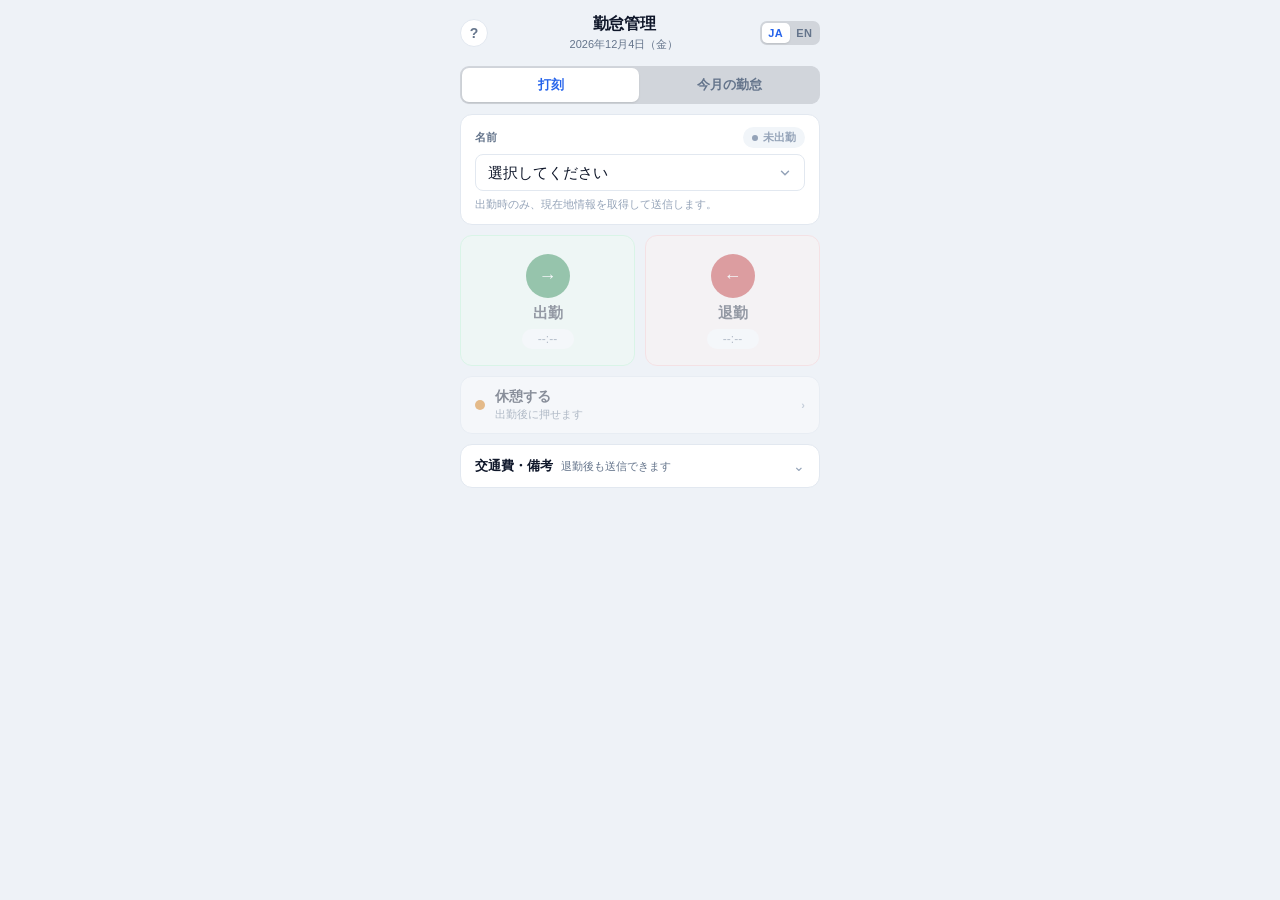
<file: index.html>
<!DOCTYPE html>
<html lang="ja">
<head>
  <meta charset="UTF-8" />
  <meta name="viewport" content="width=device-width, initial-scale=1.0, maximum-scale=1.0" />
  <title>勤怠管理 / Attendance</title>
  <link rel="stylesheet" href="styles.css" />
</head>
<body>
<div class="app">

  <!-- Header -->
  <div class="header">
    <button class="help-btn" onclick="openManual()" aria-label="操作マニュアル">?</button>
    <div class="hd-center">
      <div class="hd-title" data-i18n="title">勤怠管理</div>
      <div class="hd-date" id="hd-date"></div>
    </div>
    <div class="lang-row">
      <button class="lang-btn active" onclick="setLang('ja')">JA</button>
      <button class="lang-btn" onclick="setLang('en')">EN</button>
    </div>
  </div>

  <!-- Tabs -->
  <div class="tab-bar">
    <button class="tab-btn active" id="tab-btn-punch" onclick="switchTab('punch')">打刻</button>
    <button class="tab-btn" id="tab-btn-history" onclick="switchTab('history')">今月の勤怠</button>
  </div>

  <!-- ══════════ 打刻タブ ══════════ -->
  <div class="tab-panel active" id="tab-punch">

  <!-- Name card with inline status badge -->
  <div class="name-card">
    <div class="name-head">
      <div class="field-lbl" data-i18n="name">名前</div>
      <div class="status-badge s-none" id="state-badge">
        <div class="sb-dot"></div>
        <span id="state-badge-text">未出勤</span>
      </div>
    </div>
    <select class="name-sel" id="sel-name" onchange="onNameChange()">
      <option value="">選択してください</option>
    </select>
    <div class="loc-note" data-i18n="locationNotice">出勤時のみ、現在地情報を取得して送信します。</div>
  </div>

  <!-- Main punch buttons (出勤 / 退勤) -->
  <div class="main-btns">
    <button class="main-btn btn-ci" id="btn-ci" disabled onclick="confirmCheckin()">
      <div class="btn-indicator" id="ind-ci">→</div>
      <div class="btn-label" data-i18n="checkin">出勤</div>
      <div class="btn-time" id="time-ci">--:--</div>
      <div class="done-badge">✓</div>
    </button>
    <button class="main-btn btn-co" id="btn-co" disabled onclick="confirmCheckout()">
      <div class="btn-indicator" id="ind-co">←</div>
      <div class="btn-label" data-i18n="checkout">退勤</div>
      <div class="btn-time" id="time-co">--:--</div>
      <div class="done-badge">✓</div>
    </button>
  </div>

  <!-- Break button (休憩する → 休憩を終わる → 休憩済み。punch-ui.js が状態を切り替える) -->
  <button class="brk-btn" id="btn-brk" disabled onclick="punchBreakTap()">
    <div class="brk-dot"></div>
    <div class="brk-main">
      <div class="brk-t" id="brk-t">休憩する</div>
      <div class="brk-s" id="brk-s">出勤後に押せます</div>
    </div>
    <div class="brk-go" id="brk-go">&rsaquo;</div>
  </button>

  <!-- Commute accordion -->
  <div class="commute-card" id="commute-card">
    <div class="acc-head" onclick="toggleAcc()">
      <div class="acc-left">
        <div class="section-title" data-i18n="commuteTitle">交通費・備考</div>
        <span class="fare-pill" id="fare-pill" hidden></span>
        <div class="section-sub" data-i18n="commuteSubtitle">退勤後も送信できます</div>
      </div>
      <div class="acc-chevron">&#8964;</div>
    </div>
    <div class="acc-body">
      <!-- 未入力の日（fare-missing.js が描画。暗証番号が未入力の端末では案内だけ出す） -->
      <div class="miss-box" id="miss-box" hidden></div>
      <div class="fare-date-row">
        <div class="fare-lbl" data-i18n="fareDate">対象日</div>
        <input class="fare-date-input" id="fare-date" type="date" />
      </div>
      <div class="fare-row">
        <div class="fare-field">
          <div class="fare-lbl" data-i18n="fareGo">行き (円)</div>
          <input class="fare-input" id="fare-go" type="number" inputmode="numeric" min="0" placeholder="800" oninput="updateButtonStates()" />
        </div>
        <div class="fare-field">
          <div class="fare-lbl" data-i18n="fareReturn">帰り (円)</div>
          <input class="fare-input" id="fare-return" type="number" inputmode="numeric" min="0" placeholder="950" oninput="updateButtonStates()" />
        </div>
      </div>
      <div class="attach-row">
        <div class="attach-btn">
          <span data-i18n="fareAttach">添付する</span>
          <input type="file" id="file-inp" accept="image/*" multiple />
        </div>
        <div class="attach-count" id="attach-count">画像は3枚まで・送信時に自動圧縮</div>
      </div>
      <div class="file-thumbs" id="file-thumbs"></div>
      <textarea class="memo-area" id="memo" placeholder="伝えたいことがあれば入力" oninput="updateButtonStates()"></textarea>
      <div class="checkout-note" data-i18n="checkoutNote">交通費がない場合は、行き・帰りに0を入力してください。</div>
      <button class="supp-btn" id="supp-btn" disabled onclick="sendSupplementalInfo()">
        <span data-i18n="supplementalSend">交通費・メモだけ送信</span>
      </button>
    </div>
  </div>

  </div><!-- /tab-punch -->

  <!-- ══════════ 今月の勤怠タブ ══════════ -->
  <div class="tab-panel" id="tab-history">

    <!-- 名前未選択 -->
    <div class="hist-msg" id="hist-noname">
      <div class="hist-msg-ico">&#128100;</div>
      <div class="hist-msg-ttl">名前を選択してください</div>
      <div class="hist-msg-txt">「打刻」タブでご自身の名前を選ぶと、今月の勤怠を表示できます。</div>
    </div>

    <!-- 暗証番号入力 -->
    <div class="hist-gate" id="hist-gate">
      <div class="hist-msg-ico">&#128274;</div>
      <div class="hist-msg-ttl">今月の勤怠を表示します</div>
      <div class="hist-msg-txt">ご自身の暗証番号を入力してください。</div>
      <div class="gate-name" id="gate-name">—</div>
      <input class="pin-inp" id="pin-inp" type="tel" inputmode="numeric" maxlength="6" placeholder="••••" autocomplete="off" />
      <div class="gate-err" id="gate-err"></div>
      <button class="gate-btn" id="gate-btn" disabled>確認する</button>
      <div class="gate-note">暗証番号が分からない場合は管理者にお問い合わせください。</div>
    </div>

    <!-- 読み込み中 -->
    <div class="hist-loading" id="hist-loading">読み込み中...</div>

    <!-- 本体 -->
    <div id="hist-main">
      <div class="hist-head">
        <div>
          <div class="hist-month" id="hist-month">—</div>
          <div class="hist-name" id="hist-name">—</div>
        </div>
        <button class="lock-btn" id="lock-btn">ログアウト</button>
      </div>

      <div class="sum-grid">
        <div class="sum-card">
          <div class="sum-lbl">出勤日数</div>
          <div class="sum-val" id="s-days">0<span class="unit">日</span></div>
          <div class="sum-sub">今月の稼働</div>
        </div>
        <div class="sum-card">
          <div class="sum-lbl">勤務時間</div>
          <div class="sum-val" id="s-hours">0<span class="unit">h</span></div>
          <div class="sum-sub">休憩を除く</div>
        </div>
        <div class="sum-card">
          <div class="sum-lbl">残業</div>
          <div class="sum-val" id="s-ot">0<span class="unit">h</span></div>
          <div class="sum-sub">8時間超の分</div>
        </div>
        <div class="sum-card">
          <div class="sum-lbl">深夜</div>
          <div class="sum-val" id="s-nt">0<span class="unit">h</span></div>
          <div class="sum-sub">22時〜5時</div>
        </div>
      </div>

      <div class="hist-alert" id="fare-alert">
        <div class="alert-ico">!</div>
        <div>
          <div class="alert-ttl">交通費が未入力の日があります</div>
          <div class="alert-txt" id="fare-alert-txt"></div>
        </div>
      </div>

      <div class="list-card">
        <div class="list-head">
          <div class="list-ttl">日別の記録</div>
          <div class="list-cnt" id="list-cnt">0件</div>
        </div>
        <div id="day-list"></div>
      </div>

      <div class="hist-note">
        記録はスプレッドシートの内容を表示しています。内容に誤りがある場合は管理者にご連絡ください。
      </div>
    </div>

  </div><!-- /tab-history -->

</div><!-- /app -->

<!-- 出勤確認モーダル -->
<div class="modal-ov" id="modal-ci">
  <div class="modal">
    <div class="modal-ttl">出勤の確認</div>
    <div class="modal-body">あなたは</div>
    <div class="modal-name" id="ci-modal-name"></div>
    <div class="modal-body">で間違いないですか？</div>
    <div style="height:8px;"></div>
    <div class="modal-btns">
      <button class="modal-cancel" onclick="closeCheckinModal()">戻る</button>
      <button class="modal-confirm green" onclick="doCheckin()">出勤する</button>
    </div>
  </div>
</div>

<!-- 退勤確認モーダル（中身は punch-ui.js が交通費の入力状況に合わせて組み立てる） -->
<div class="modal-ov" id="modal">
  <div class="modal">
    <div class="modal-ttl" data-i18n="modalTitle">退勤しますか？</div>
    <div class="modal-time" id="modal-time"></div>
    <div class="modal-sum" id="modal-sum"></div>
    <div class="co-warn" id="co-warn" hidden>
      <div class="co-warn-t" id="co-warn-t"></div>
      <div class="co-warn-s" id="co-warn-s"></div>
    </div>
    <div class="co-btns" id="co-btns"></div>
  </div>
</div>

<!-- 送信中オーバーレイ -->
<div class="sending-overlay" id="sending-overlay">
  <div class="sending-box" data-i18n="sending">送信中...</div>
</div>

<div class="toast" id="toast"></div>

<!-- マニュアルモーダル -->
<div class="modal-ov manual-ov" id="modal-manual" onclick="closeManual(event)">
  <div class="manual-modal">
    <div class="manual-header">
      <div class="manual-title">操作マニュアル</div>
      <button class="manual-close" onclick="closeManual()">✕</button>
    </div>
    <iframe class="manual-frame" src="manual.html" title="操作マニュアル"></iframe>
  </div>
</div>

<script src="script.js"></script>
<script src="names-gas.js"></script>
<script src="manual.js"></script>
<script src="fare-date.js"></script>
<script src="history.js"></script>
<script src="fare-missing.js"></script>
<script src="punch-ui.js"></script>
</body>
</html>
</file>
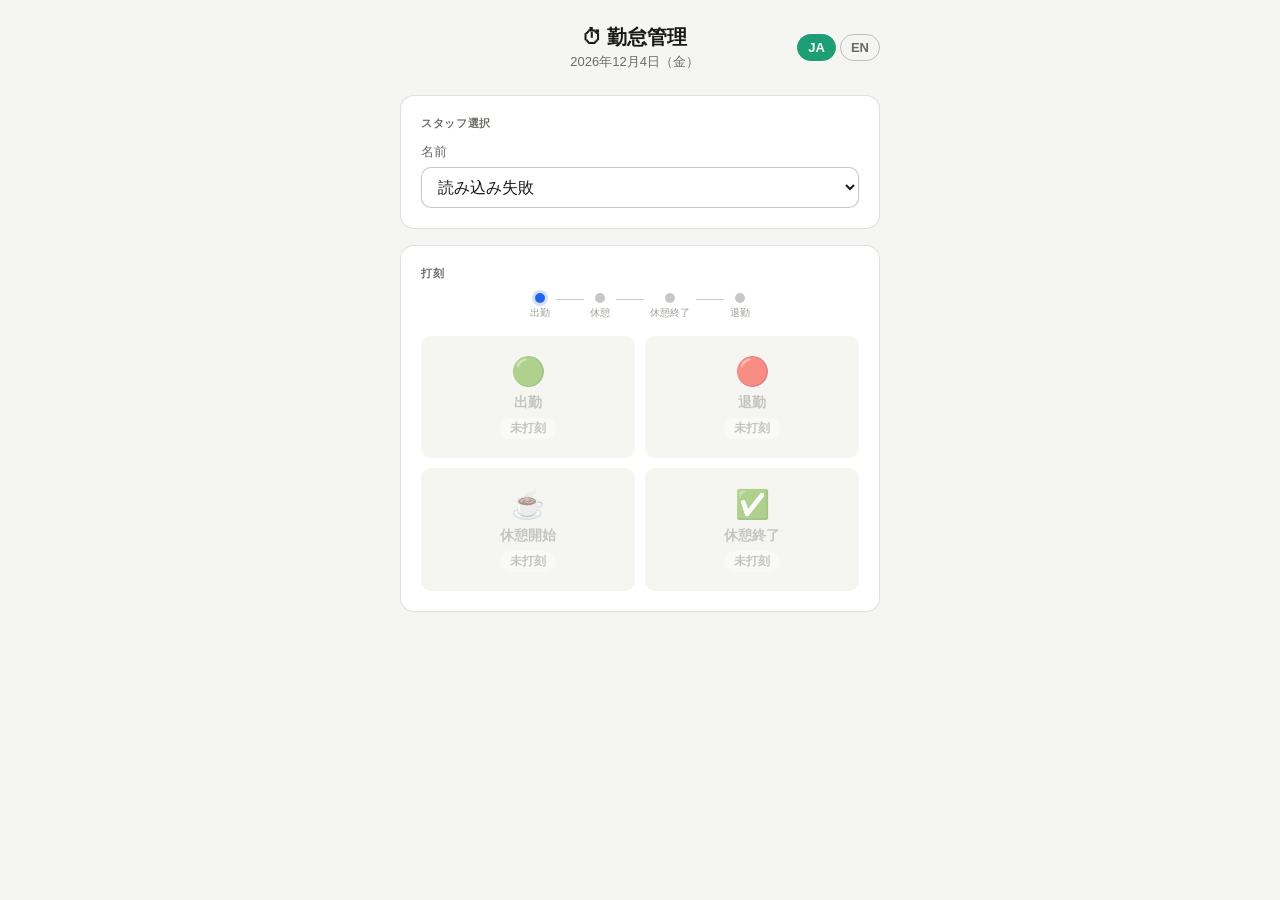
<file: attendance-fixed.html>
<!DOCTYPE html>
<html lang="ja">
<head>
  <meta charset="UTF-8" />
  <meta name="viewport" content="width=device-width, initial-scale=1.0" />
  <title>勤怠管理 / Attendance</title>
  <style>
    *, *::before, *::after { box-sizing: border-box; margin: 0; padding: 0; }
    :root {
      --bg: #f5f5f3; --surface: #ffffff; --surface2: #f0efea;
      --border: rgba(0,0,0,0.12); --border2: rgba(0,0,0,0.22);
      --text: #1a1a18; --text2: #6b6b66; --text3: #9e9e98;
      --green: #1D9E75; --green-light: #E1F5EE;
      --blue: #2563EB; --blue-light: #EFF6FF;
      --orange: #EA580C; --orange-light: #FFF7ED;
      --red: #DC2626; --red-light: #FEF2F2;
      --purple: #7C3AED; --purple-light: #F5F3FF;
      --gray: #9e9e98; --gray-light: #f0efea;
      --radius: 14px; --radius-sm: 10px;
    }
    @media (prefers-color-scheme: dark) {
      :root {
        --bg: #1c1c1a; --surface: #262624; --surface2: #2e2e2b;
        --border: rgba(255,255,255,0.1); --border2: rgba(255,255,255,0.2);
        --text: #f0efea; --text2: #a0a09a; --text3: #666662;
        --green-light: #0a3328; --blue-light: #1e3a5f;
        --orange-light: #3d1f0a; --red-light: #3d0a0a; --purple-light: #2d1f5e;
        --gray-light: #2e2e2b;
      }
    }
    body {
      font-family: -apple-system, BlinkMacSystemFont, 'Hiragino Sans', 'Noto Sans JP', sans-serif;
      background: var(--bg); color: var(--text);
      min-height: 100vh; padding: 1rem;
    }
    .container { max-width: 480px; margin: 0 auto; }

    /* ヘッダー */
    .header { display: flex; align-items: center; justify-content: space-between; margin-bottom: 1.5rem; padding-top: 0.5rem; }
    .header-center { text-align: center; flex: 1; }
    .header h1 { font-size: 20px; font-weight: 700; margin-bottom: 2px; }
    .header .date { font-size: 13px; color: var(--text2); }

    /* 言語切り替え */
    .lang-toggle { display: flex; gap: 4px; }
    .lang-btn { padding: 5px 10px; border-radius: 20px; border: 0.5px solid var(--border2); background: transparent; color: var(--text2); font-size: 13px; font-weight: 600; cursor: pointer; font-family: inherit; transition: all 0.15s; }
    .lang-btn.active { background: var(--green); color: white; border-color: var(--green); }

    /* カード */
    .card { background: var(--surface); border: 0.5px solid var(--border); border-radius: var(--radius); padding: 1.25rem; margin-bottom: 1rem; }
    .card-title { font-size: 11px; font-weight: 600; color: var(--text2); letter-spacing: 0.06em; text-transform: uppercase; margin-bottom: 12px; }

    /* セレクト */
    .form-group { display: flex; flex-direction: column; gap: 6px; }
    label { font-size: 13px; color: var(--text2); font-weight: 500; }
    select {
      font-size: 16px; font-family: inherit;
      padding: 10px 12px;
      border: 0.5px solid var(--border2);
      border-radius: var(--radius-sm);
      background: var(--surface); color: var(--text);
      width: 100%; outline: none; transition: border-color 0.15s;
    }
    select:focus { border-color: var(--green); box-shadow: 0 0 0 3px rgba(29,158,117,0.15); }

    /* ステップ表示 */
    .step-bar { display: flex; align-items: center; justify-content: center; gap: 6px; margin-bottom: 16px; }
    .step { display: flex; flex-direction: column; align-items: center; gap: 3px; }
    .step-dot { width: 10px; height: 10px; border-radius: 50%; background: var(--border2); transition: background 0.3s; }
    .step-dot.done { background: var(--green); }
    .step-dot.active { background: var(--blue); box-shadow: 0 0 0 3px rgba(37,99,235,0.2); }
    .step-label { font-size: 10px; color: var(--text3); }
    .step-line { width: 28px; height: 1px; background: var(--border2); margin-bottom: 14px; }
    .step-line.done { background: var(--green); }

    /* ボタングリッド */
    .btn-grid { display: grid; grid-template-columns: 1fr 1fr; gap: 10px; }
    .btn-action {
      display: flex; flex-direction: column; align-items: center; justify-content: center;
      gap: 6px; padding: 1.2rem 1rem;
      border: none; border-radius: var(--radius-sm);
      font-family: inherit; font-size: 14px; font-weight: 700;
      cursor: pointer; transition: transform 0.1s, opacity 0.2s, filter 0.2s;
      position: relative;
    }
    .btn-action:active:not(:disabled) { transform: scale(0.96); }
    .btn-action .icon { font-size: 28px; transition: opacity 0.2s; }
    .btn-action .time-badge { font-size: 12px; font-weight: 600; padding: 2px 10px; border-radius: 20px; background: rgba(255,255,255,0.4); }

    /* 各ボタンの色 */
    .btn-checkin  { background: var(--blue-light);   color: var(--blue); }
    .btn-checkout { background: var(--red-light);    color: var(--red); }
    .btn-break    { background: var(--orange-light); color: var(--orange); }
    .btn-breakend { background: var(--purple-light); color: var(--purple); }

    /* 無効状態 */
    .btn-action:disabled {
      background: var(--gray-light) !important;
      color: var(--text3) !important;
      cursor: not-allowed;
      opacity: 0.6;
    }
    .btn-action.done-state {
      opacity: 0.55;
      cursor: default;
    }

    /* 打刻状況 */
    .status-bar { background: var(--surface2); border-radius: var(--radius-sm); padding: 14px 16px; margin-bottom: 1rem; display: none; }
    .status-bar.show { display: block; }
    .status-title { font-size: 11px; color: var(--text2); margin-bottom: 10px; font-weight: 600; letter-spacing: 0.04em; text-transform: uppercase; }
    .status-grid { display: grid; grid-template-columns: 1fr 1fr; gap: 10px; }
    .status-item span { color: var(--text2); font-size: 11px; display: block; margin-bottom: 2px; }
    .status-item strong { font-size: 15px; }

    /* 送信中オーバーレイ */
    .sending-overlay { display: none; position: fixed; inset: 0; background: rgba(0,0,0,0.35); z-index: 100; align-items: center; justify-content: center; }
    .sending-overlay.show { display: flex; }
    .sending-box { background: var(--surface); border-radius: var(--radius); padding: 2rem 2.5rem; text-align: center; font-size: 15px; font-weight: 600; }

    /* 確認モーダル */
    .modal-overlay { display: none; position: fixed; inset: 0; background: rgba(0,0,0,0.4); z-index: 200; align-items: flex-end; justify-content: center; padding: 1rem; }
    .modal-overlay.show { display: flex; }
    .modal { background: var(--surface); border-radius: var(--radius); padding: 1.5rem; width: 100%; max-width: 420px; }
    .modal-icon { font-size: 40px; text-align: center; margin-bottom: 12px; }
    .modal-title { font-size: 18px; font-weight: 700; text-align: center; margin-bottom: 8px; }
    .modal-body { font-size: 14px; color: var(--text2); text-align: center; margin-bottom: 20px; line-height: 1.6; }
    .modal-time { font-size: 28px; font-weight: 700; text-align: center; color: var(--red); margin-bottom: 20px; }
    .modal-btns { display: grid; grid-template-columns: 1fr 1fr; gap: 10px; }
    .modal-cancel { padding: 12px; border: 0.5px solid var(--border2); border-radius: var(--radius-sm); background: transparent; color: var(--text2); font-size: 15px; font-weight: 600; cursor: pointer; font-family: inherit; }
    .modal-confirm { padding: 12px; border: none; border-radius: var(--radius-sm); background: var(--red); color: white; font-size: 15px; font-weight: 700; cursor: pointer; font-family: inherit; }

    /* トースト */
    .toast { position: fixed; bottom: 24px; left: 50%; transform: translateX(-50%); padding: 11px 22px; border-radius: var(--radius-sm); font-size: 14px; font-weight: 600; opacity: 0; transition: opacity 0.3s; pointer-events: none; z-index: 999; white-space: nowrap; }
    .toast.ok { background: var(--green); color: white; }
    .toast.ng { background: #e24b4a; color: white; }
    .toast.show { opacity: 1; }
  </style>
</head>
<body>
<div class="container">

  <div class="header">
    <div style="width:72px"></div>
    <div class="header-center">
      <h1>⏱ <span data-i18n="title">勤怠管理</span></h1>
      <div class="date" id="today-date"></div>
    </div>
    <div class="lang-toggle">
      <button class="lang-btn active" onclick="setLang('ja')">JA</button>
      <button class="lang-btn" onclick="setLang('en')">EN</button>
    </div>
  </div>

  <div class="card">
    <div class="card-title" data-i18n="selectStaff">スタッフ選択</div>
    <div class="form-group">
      <label data-i18n="name">名前</label>
      <select id="sel-name" onchange="onNameChange()">
        <option value="" data-i18n-opt="loading">読み込み中...</option>
      </select>
    </div>
  </div>

  <div class="card">
    <div class="card-title" data-i18n="attendance">打刻</div>

    <!-- ステップバー -->
    <div class="step-bar">
      <div class="step">
        <div class="step-dot" id="step-checkin"></div>
        <div class="step-label" data-i18n="stepIn">出勤</div>
      </div>
      <div class="step-line" id="line-break"></div>
      <div class="step">
        <div class="step-dot" id="step-break"></div>
        <div class="step-label" data-i18n="stepBreak">休憩</div>
      </div>
      <div class="step-line" id="line-breakend"></div>
      <div class="step">
        <div class="step-dot" id="step-breakend"></div>
        <div class="step-label" data-i18n="stepBreakEnd">休憩終了</div>
      </div>
      <div class="step-line" id="line-checkout"></div>
      <div class="step">
        <div class="step-dot" id="step-checkout"></div>
        <div class="step-label" data-i18n="stepOut">退勤</div>
      </div>
    </div>

    <div class="btn-grid">
      <button class="btn-action btn-checkin" onclick="record('出勤')" id="btn-checkin" disabled>
        <span class="icon">🟢</span>
        <span data-i18n="checkin">出勤</span>
        <span class="time-badge" id="time-checkin" data-i18n-default="未打刻">未打刻</span>
      </button>
      <button class="btn-action btn-checkout" onclick="confirmCheckout()" id="btn-checkout" disabled>
        <span class="icon">🔴</span>
        <span data-i18n="checkout">退勤</span>
        <span class="time-badge" id="time-checkout" data-i18n-default="未打刻">未打刻</span>
      </button>
      <button class="btn-action btn-break" onclick="record('休憩開始')" id="btn-break" disabled>
        <span class="icon">☕</span>
        <span data-i18n="breakStart">休憩開始</span>
        <span class="time-badge" id="time-break" data-i18n-default="未打刻">未打刻</span>
      </button>
      <button class="btn-action btn-breakend" onclick="record('休憩終了')" id="btn-breakend" disabled>
        <span class="icon">✅</span>
        <span data-i18n="breakEnd">休憩終了</span>
        <span class="time-badge" id="time-breakend" data-i18n-default="未打刻">未打刻</span>
      </button>
    </div>
  </div>

  <div class="status-bar" id="status-bar">
    <div class="status-title" data-i18n="todayStatus">本日の打刻状況</div>
    <div class="status-grid">
      <div class="status-item"><span data-i18n="checkin">出勤</span><strong id="s-checkin">—</strong></div>
      <div class="status-item"><span data-i18n="checkout">退勤</span><strong id="s-checkout">—</strong></div>
      <div class="status-item"><span data-i18n="breakStart">休憩開始</span><strong id="s-break">—</strong></div>
      <div class="status-item"><span data-i18n="breakEnd">休憩終了</span><strong id="s-breakend">—</strong></div>
    </div>
  </div>

</div>

<!-- 退勤確認モーダル -->
<div class="modal-overlay" id="modal">
  <div class="modal">
    <div class="modal-icon">🔴</div>
    <div class="modal-title" data-i18n="modalTitle">退勤しますか？</div>
    <div class="modal-body" data-i18n="modalBody">退勤を記録するとリセットされます。よろしいですか？</div>
    <div class="modal-time" id="modal-time"></div>
    <div class="modal-btns">
      <button class="modal-cancel" onclick="closeModal()" data-i18n="cancel">キャンセル</button>
      <button class="modal-confirm" onclick="doCheckout()" data-i18n="confirm">退勤する</button>
    </div>
  </div>
</div>

<div class="sending-overlay" id="sending-overlay">
  <div class="sending-box">📡 <span data-i18n="sending">送信中...</span></div>
</div>
<div class="toast" id="toast"></div>

<script>
// スプレッドシートの編集URLではなく、GASを「ウェブアプリ」としてデプロイした /exec URLを入れてください。
const GAS_URL = 'https://script.google.com/macros/s/ここにGASのデプロイID/exec';
const STORAGE_KEY = 'kintai_v2';
const DEFAULT_NAME_KEY = 'kintai_default_name_v1';

// 翻訳
const i18n = {
  ja: {
    title: '勤怠管理', selectStaff: 'スタッフ選択', name: '名前',
    attendance: '打刻', todayStatus: '本日の打刻状況',
    checkin: '出勤', checkout: '退勤', breakStart: '休憩開始', breakEnd: '休憩終了',
    stepIn: '出勤', stepBreak: '休憩', stepBreakEnd: '休憩終了', stepOut: '退勤',
    notYet: '未打刻', loading: '読み込み中...', selectName: '選択してください',
    modalTitle: '退勤しますか？',
    modalBody: '退勤を記録するとデータがリセットされます。\nよろしいですか？',
    cancel: 'キャンセル', confirm: '退勤する', sending: '送信中...',
    toastCheckin: '出勤しました', toastBreak: '休憩開始しました',
    toastBreakEnd: '休憩終了しました', toastCheckout: '退勤しました！お疲れ様でした 🎉',
    toastFail: '送信失敗。もう一度押してください', toastNoName: '先に名前を選択してください',
    loadFail: '読み込み失敗'
  },
  en: {
    title: 'Attendance', selectStaff: 'Select Staff', name: 'Name',
    attendance: 'Clock In/Out', todayStatus: "Today's Record",
    checkin: 'Clock In', checkout: 'Clock Out', breakStart: 'Break Start', breakEnd: 'Break End',
    stepIn: 'In', stepBreak: 'Break', stepBreakEnd: 'Back', stepOut: 'Out',
    notYet: 'Not yet', loading: 'Loading...', selectName: 'Select name',
    modalTitle: 'Clock Out?',
    modalBody: 'This will record your clock-out time and reset the form.',
    cancel: 'Cancel', confirm: 'Clock Out', sending: 'Sending...',
    toastCheckin: 'Clocked in!', toastBreak: 'Break started!',
    toastBreakEnd: 'Break ended!', toastCheckout: 'Clocked out! Good work today 🎉',
    toastFail: 'Failed. Please try again.', toastNoName: 'Please select your name first.',
    loadFail: 'Load failed'
  }
};

let lang = localStorage.getItem('lang') || 'ja';
let times = { '出勤': null, '退勤': null, '休憩開始': null, '休憩終了': null };
let savedName = localStorage.getItem(DEFAULT_NAME_KEY) || '';

// 日付
const now = new Date();
const dateStr = now.getFullYear() + '-' + String(now.getMonth()+1).padStart(2,'0') + '-' + String(now.getDate()).padStart(2,'0');
const weeks = { ja: ['日','月','火','水','木','金','土'], en: ['Sun','Mon','Tue','Wed','Thu','Fri','Sat'] };

function updateDateLabel() {
  if (lang === 'ja') {
    document.getElementById('today-date').textContent =
      now.getFullYear() + '年' + (now.getMonth()+1) + '月' + now.getDate() + '日（' + weeks.ja[now.getDay()] + '）';
  } else {
    const months = ['Jan','Feb','Mar','Apr','May','Jun','Jul','Aug','Sep','Oct','Nov','Dec'];
    document.getElementById('today-date').textContent =
      weeks.en[now.getDay()] + ', ' + months[now.getMonth()] + ' ' + now.getDate() + ', ' + now.getFullYear();
  }
}

function setLang(l) {
  lang = l;
  localStorage.setItem('lang', l);
  document.querySelectorAll('.lang-btn').forEach(b => b.classList.toggle('active', b.textContent === l.toUpperCase()));
  applyTranslations();
  updateDateLabel();
}

function applyTranslations() {
  const t = i18n[lang];
  document.querySelectorAll('[data-i18n]').forEach(el => {
    const key = el.dataset.i18n;
    if (t[key]) el.textContent = t[key];
  });
  // 未打刻の表示
  ['time-checkin','time-checkout','time-break','time-breakend'].forEach(id => {
    const el = document.getElementById(id);
    if (el && !el.dataset.recorded) el.textContent = t.notYet;
  });
  // セレクトのプレースホルダー
  const sel = document.getElementById('sel-name');
  if (sel && sel.options[0] && !sel.options[0].value) {
    sel.options[0].textContent = t.selectName;
  }
}

// ローカルストレージから復元
function loadFromStorage() {
  try {
    const raw = localStorage.getItem(STORAGE_KEY);
    if (!raw) return;
    const saved = JSON.parse(raw);
    if (saved.date !== dateStr) { localStorage.removeItem(STORAGE_KEY); return; }
    times = saved.times;
    savedName = saved.name || savedName;
    updateButtonStates();
    updateStatusUI();
  } catch(e) {}
}

function saveToStorage() {
  const name = document.getElementById('sel-name').value;
  if (name) {
    savedName = name;
    localStorage.setItem(DEFAULT_NAME_KEY, name);
  }
  localStorage.setItem(STORAGE_KEY, JSON.stringify({ date: dateStr, name, times }));
}

function clearStorage() { localStorage.removeItem(STORAGE_KEY); }

// ボタンの有効・無効を状態で制御
function updateButtonStates() {
  const hasName = !!document.getElementById('sel-name').value;
  const checkedIn  = !!times['出勤'];
  const breakStarted = !!times['休憩開始'];
  const breakEnded = !!times['休憩終了'];
  const checkedOut = !!times['退勤'];

  const btnCheckin  = document.getElementById('btn-checkin');
  const btnCheckout = document.getElementById('btn-checkout');
  const btnBreak    = document.getElementById('btn-break');
  const btnBreakend = document.getElementById('btn-breakend');
  [btnCheckin, btnCheckout, btnBreak, btnBreakend].forEach(btn => btn.classList.remove('done-state'));

  // 出勤：名前選択済み かつ 未出勤
  btnCheckin.disabled  = !hasName || checkedIn;
  // 退勤：出勤済みであればOK（休憩なしでも押せる）
  btnCheckout.disabled = !checkedIn || checkedOut;
  // 休憩開始：出勤済み かつ 未休憩開始
  btnBreak.disabled    = !checkedIn || breakStarted;
  // 休憩終了：休憩開始済み かつ 未休憩終了 かつ 未退勤
  btnBreakend.disabled = !breakStarted || breakEnded || checkedOut;

  // done-stateで視覚的に完了表示
  if (checkedIn)    { btnCheckin.classList.add('done-state');  btnCheckin.disabled = true; }
  if (checkedOut)   { btnCheckout.classList.add('done-state'); btnCheckout.disabled = true; }
  if (breakStarted) { btnBreak.classList.add('done-state');    btnBreak.disabled = true; }
  if (breakEnded)   { btnBreakend.classList.add('done-state'); btnBreakend.disabled = true; }

  // ステップドット更新
  updateSteps(checkedIn, breakStarted, breakEnded, checkedOut);
}

function updateSteps(checkedIn, breakStarted, breakEnded, checkedOut) {
  const set = (id, state) => {
    const el = document.getElementById(id);
    el.classList.remove('done','active');
    if (state === 'done') el.classList.add('done');
    if (state === 'active') el.classList.add('active');
  };
  const setLine = (id, done) => { document.getElementById(id).classList.toggle('done', done); };

  set('step-checkin',  checkedIn ? 'done' : 'active');
  set('step-break',    breakStarted ? 'done' : (checkedIn ? 'active' : ''));
  set('step-breakend', breakEnded ? 'done' : (breakStarted ? 'active' : ''));
  set('step-checkout', checkedOut ? 'done' : (checkedIn ? 'active' : ''));
  setLine('line-break',    checkedIn);
  setLine('line-breakend', breakStarted);
  setLine('line-checkout', checkedIn);
}

function updateStatusUI() {
  const t = i18n[lang];
  const map = { '出勤': ['time-checkin','s-checkin'], '退勤': ['time-checkout','s-checkout'], '休憩開始': ['time-break','s-break'], '休憩終了': ['time-breakend','s-breakend'] };
  let hasAny = false;
  Object.entries(map).forEach(([type, [timeId, statusId]]) => {
    const val = times[type];
    const timeEl = document.getElementById(timeId);
    if (val) {
      timeEl.textContent = val;
      timeEl.dataset.recorded = '1';
      document.getElementById(statusId).textContent = val;
      hasAny = true;
    } else {
      timeEl.textContent = t.notYet;
      delete timeEl.dataset.recorded;
      document.getElementById(statusId).textContent = '—';
    }
  });
  document.getElementById('status-bar').classList.toggle('show', hasAny);
}

function onNameChange() {
  const name = document.getElementById('sel-name').value;
  if (name) {
    savedName = name;
    localStorage.setItem(DEFAULT_NAME_KEY, name);
  }
  updateButtonStates();
  saveToStorage();
}

function getNow() {
  const d = new Date();
  return String(d.getHours()).padStart(2,'0') + ':' + String(d.getMinutes()).padStart(2,'0');
}

// 出勤の時だけ即座に送る。休憩はスマホ保存のみ。
async function record(type) {
  const t = getNow();
  times[type] = t;
  saveToStorage();
  updateButtonStates();
  updateStatusUI();

  // 「出勤」の時だけGASに送る（これでスプシに1行目が作られる）
  if (type === '出勤') {
    await sendToGAS();
    showToast(i18n[lang].toastCheckin + ' ' + t, 'ok');
  } else {
    // 休憩開始・終了はトーストのみ
    const toastKey = type === '休憩開始' ? 'toastBreak' : 'toastBreakEnd';
    showToast(i18n[lang][toastKey] + ' ' + t, 'ok');
  }
}

function confirmCheckout() {
  document.getElementById('modal-time').textContent = getNow();
  document.getElementById('modal').classList.add('show');
}

function closeModal() { document.getElementById('modal').classList.remove('show'); }

async function doCheckout() {
  closeModal();
  const t = getNow();
  times['退勤'] = t;
  document.getElementById('sending-overlay').classList.add('show');

  try {
    await sendToGAS();
    document.getElementById('sending-overlay').classList.remove('show');
    updateButtonStates();
    updateStatusUI();
    showToast(i18n[lang].toastCheckout, 'ok');
    setTimeout(() => resetAll(), 2500);
  } catch(e) {
    document.getElementById('sending-overlay').classList.remove('show');
    times['退勤'] = null;
    showToast(i18n[lang].toastFail, 'ng');
  }
}

async function sendToGAS() {
  const name = document.getElementById('sel-name').value;
  
  // GASが解析しやすい「平らな」データ構造にします
  const payload = {
    date: dateStr,
    name: name,
    checkin:    times['出勤']    || '',
    checkout:   times['退勤']    || '',
    breakstart: times['休憩開始'] || '',
    breakend:   times['休憩終了'] || ''
  };

  try {
    await fetch(GAS_URL, {
      method: 'POST',
      mode: 'no-cors', // これによりエラーが見えにくいですが、通信は飛びます
      headers: {
        'Content-Type': 'text/plain;charset=utf-8'
      },
      body: JSON.stringify(payload)
    });
    console.log("GASへの送信命令を出しました:", payload);
  } catch (e) {
    console.error("送信エラー:", e);
  }
}

function resetAll() {
  times = { '出勤': null, '退勤': null, '休憩開始': null, '休憩終了': null };
  clearStorage();
  document.getElementById('sel-name').value = savedName || '';
  updateButtonStates();
  updateStatusUI();
}

async function loadNames() {
  try {
    const res = await fetch(GAS_URL);
    if (!res.ok) throw new Error('HTTP ' + res.status);
    const data = await res.json();
    if (!data.names || !Array.isArray(data.names)) throw new Error('Invalid names response');
    const sel = document.getElementById('sel-name');
    sel.innerHTML = '<option value="">' + i18n[lang].selectName + '</option>';
    data.names.forEach(name => {
      const opt = document.createElement('option');
      opt.value = name; opt.textContent = name;
      sel.appendChild(opt);
    });
    if (savedName && data.names.includes(savedName)) { sel.value = savedName; }
  } catch(e) {
    console.error('名前一覧の読み込みに失敗しました:', e);
    document.getElementById('sel-name').innerHTML = '<option value="">' + i18n[lang].loadFail + '</option>';
  }
  updateButtonStates();
}

function showToast(msg, type) {
  const t = document.getElementById('toast');
  t.textContent = msg;
  t.className = 'toast ' + type + ' show';
  setTimeout(() => t.classList.remove('show'), 3500);
}

// 初期化
loadFromStorage();
applyTranslations();
updateDateLabel();
loadNames();
document.querySelectorAll('.lang-btn').forEach(b => b.classList.toggle('active', b.textContent === lang.toUpperCase()));
</script>
</body>
</html>
</file>
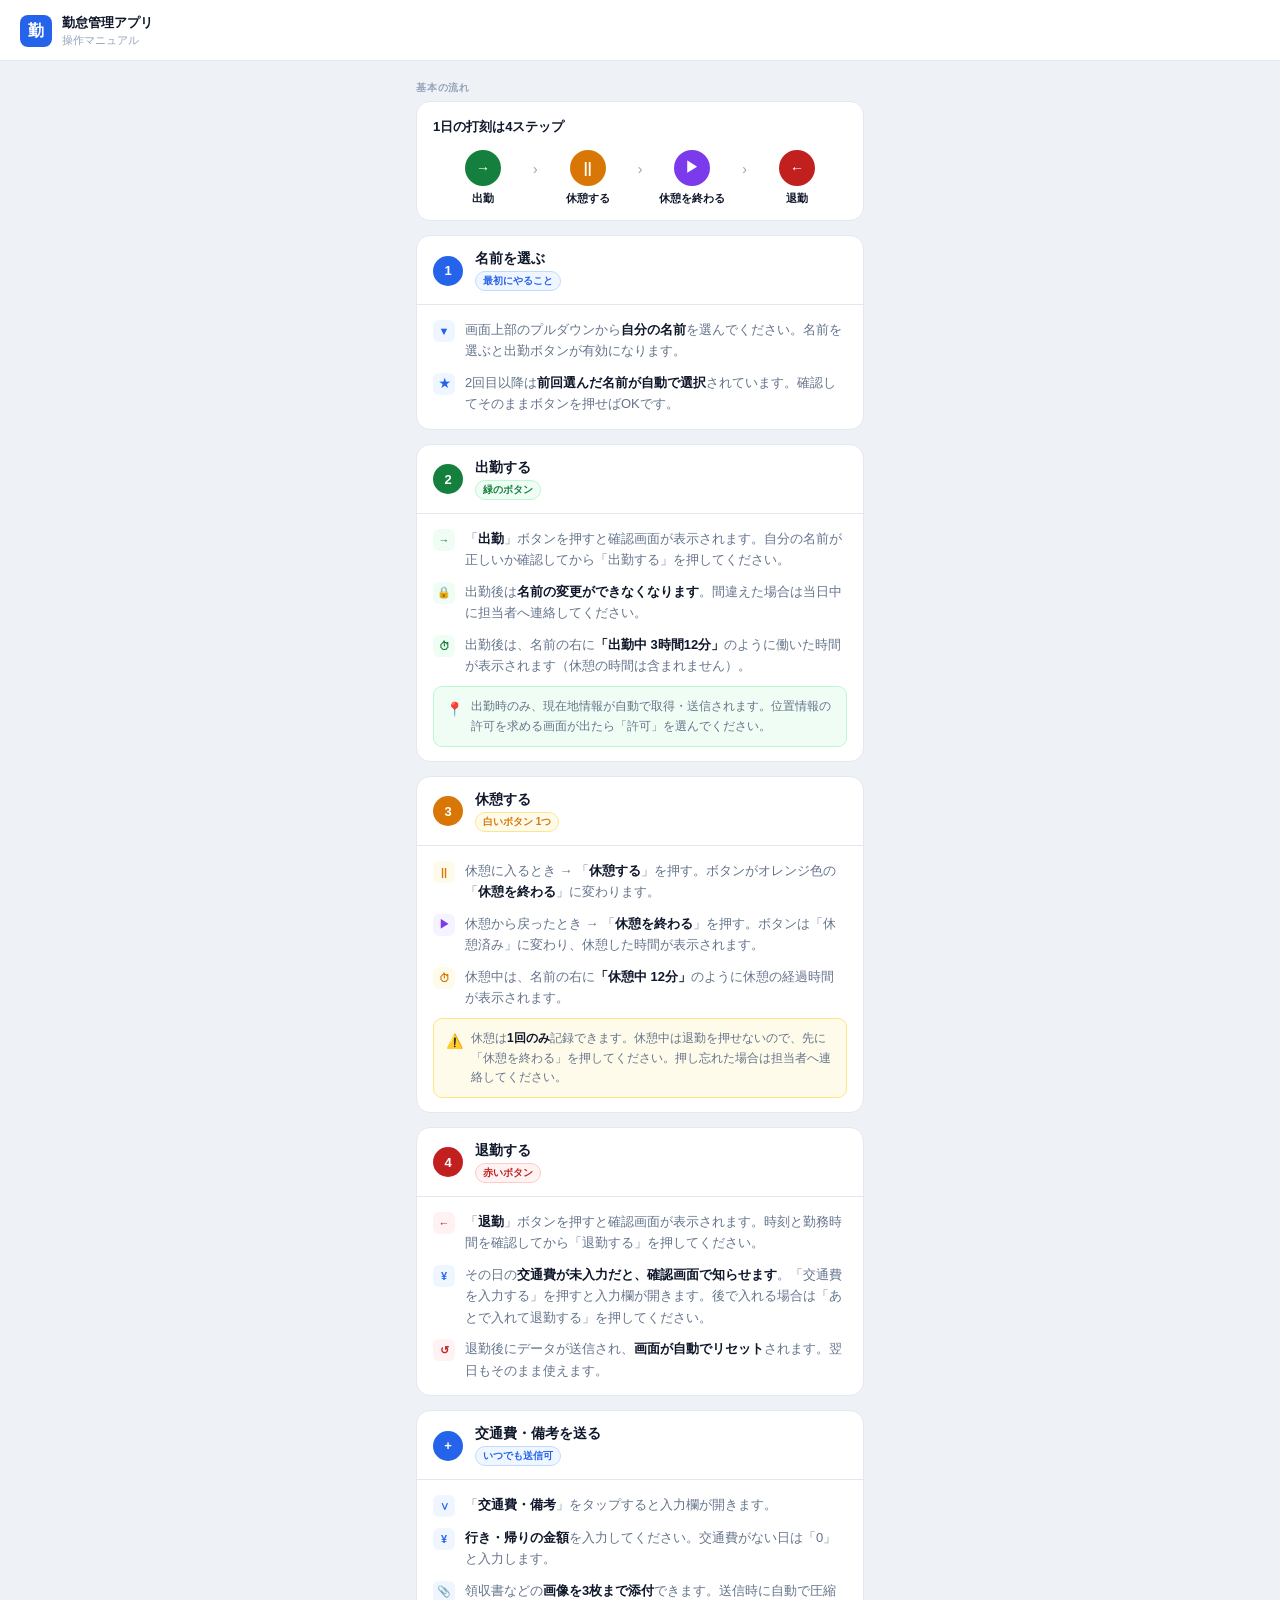
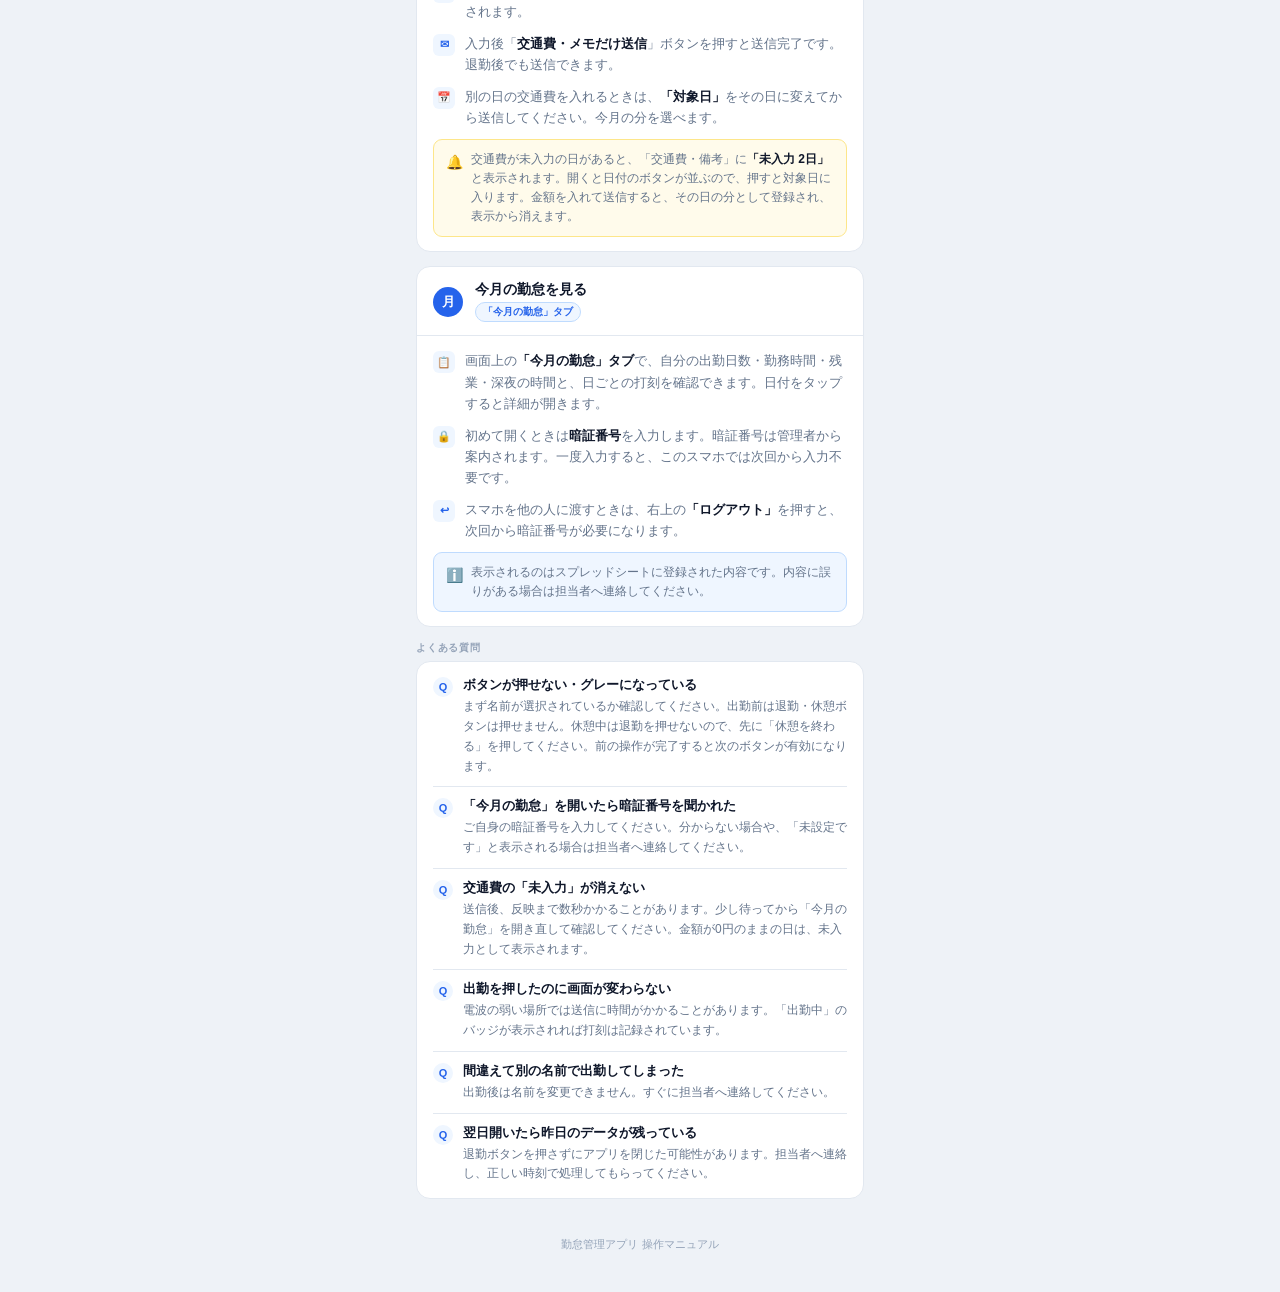
<file: manual.html>
<!DOCTYPE html>
<html lang="ja">
<head>
  <meta charset="UTF-8" />
  <meta name="viewport" content="width=device-width, initial-scale=1.0, maximum-scale=1.0" />
  <title>操作マニュアル — 勤怠管理</title>
  <style>
    *, *::before, *::after { box-sizing: border-box; margin: 0; padding: 0; }

    :root {
      --green:  #15803D; --green-bg:  #F0FDF4; --green-bd:  #BBF7D0;
      --red:    #C2201F; --red-bg:    #FEF2F2; --red-bd:    #FECACA;
      --amber:  #D97706; --amber-bg:  #FFFBEB; --amber-bd:  #FDE68A;
      --blue:   #2563EB; --blue-bg:   #EFF6FF; --blue-bd:   #BFDBFE;
      --purple: #7C3AED;
      --bg: #EEF2F7; --card: #FFFFFF;
      --text: #0F172A; --sub: #64748B; --muted: #94A3B8;
      --border: #E2E8F0;
      --r: 14px; --r-sm: 9px;
    }

    html, body { background: var(--bg); min-height: 100%; }
    body {
      font-family: -apple-system, BlinkMacSystemFont, 'Hiragino Sans', 'Hiragino Kaku Gothic ProN', 'Noto Sans JP', sans-serif;
      color: var(--text);
      -webkit-font-smoothing: antialiased;
      padding: 0 0 40px;
    }

    /* ── Top bar ── */
    .topbar {
      background: var(--card);
      border-bottom: 1px solid var(--border);
      padding: 14px 20px 12px;
      display: flex; align-items: center; gap: 10px;
    }
    .topbar-icon {
      width: 32px; height: 32px; border-radius: 8px;
      background: var(--blue); color: #fff;
      font-size: 16px; font-weight: 800;
      display: flex; align-items: center; justify-content: center;
    }
    .topbar-label { font-size: 13px; font-weight: 700; color: var(--text); }
    .topbar-sub { font-size: 11px; color: var(--muted); margin-top: 1px; }

    /* ── Main wrap ── */
    .wrap { max-width: 480px; margin: 0 auto; padding: 20px 16px 0; display: flex; flex-direction: column; gap: 14px; }

    /* ── Section label ── */
    .sec-label {
      font-size: 10px; font-weight: 700; letter-spacing: .08em; text-transform: uppercase;
      color: var(--muted); margin-bottom: 6px;
    }

    /* ── Flow banner ── */
    .flow-card {
      background: var(--card); border: 1px solid var(--border);
      border-radius: var(--r); padding: 16px 16px 14px;
    }
    .flow-title { font-size: 13px; font-weight: 700; margin-bottom: 14px; }
    .flow-row {
      display: flex; align-items: center; gap: 0;
    }
    .flow-item {
      flex: 1; display: flex; flex-direction: column; align-items: center; gap: 5px; text-align: center;
    }
    .flow-dot {
      width: 36px; height: 36px; border-radius: 50%;
      display: flex; align-items: center; justify-content: center;
      font-size: 14px; font-weight: 800; color: #fff;
    }
    .flow-name { font-size: 11px; font-weight: 700; color: var(--text); }
    .flow-arrow {
      font-size: 14px; color: var(--muted); flex-shrink: 0;
      margin-bottom: 18px; /* align with dot center */
    }

    /* ── Step cards ── */
    .step-card {
      background: var(--card); border: 1px solid var(--border);
      border-radius: var(--r); overflow: hidden;
    }
    .step-head {
      display: flex; align-items: center; gap: 12px;
      padding: 14px 16px 13px;
      border-bottom: 1px solid var(--border);
    }
    .step-badge {
      width: 30px; height: 30px; border-radius: 50%; flex-shrink: 0;
      display: flex; align-items: center; justify-content: center;
      font-size: 13px; font-weight: 800; color: #fff;
    }
    .step-head-text { flex: 1; }
    .step-head-title { font-size: 14px; font-weight: 700; }
    .step-head-tag {
      display: inline-block; font-size: 10px; font-weight: 700;
      padding: 2px 7px; border-radius: 99px; margin-top: 3px;
    }
    .step-body { padding: 14px 16px; display: flex; flex-direction: column; gap: 10px; }

    /* ── Detail rows ── */
    .detail { display: flex; gap: 10px; align-items: flex-start; }
    .detail-icon {
      width: 22px; height: 22px; border-radius: 6px; flex-shrink: 0;
      display: flex; align-items: center; justify-content: center;
      font-size: 11px; font-weight: 700; margin-top: 1px;
    }
    .detail-text { flex: 1; font-size: 13px; color: var(--sub); line-height: 1.65; }
    .detail-text strong { color: var(--text); font-weight: 700; }

    /* ── Alert box ── */
    .alert {
      border-radius: var(--r-sm); padding: 10px 12px;
      font-size: 12px; line-height: 1.6; display: flex; gap: 8px; align-items: flex-start;
    }
    .alert-icon { font-size: 14px; flex-shrink: 0; margin-top: 1px; }
    .alert-text { color: var(--sub); }
    .alert-text strong { color: var(--text); }

    /* ── Note card ── */
    .note-card {
      background: var(--card); border: 1px solid var(--border);
      border-radius: var(--r); padding: 14px 16px;
      display: flex; flex-direction: column; gap: 10px;
    }
    .note-row { display: flex; gap: 10px; align-items: flex-start; }
    .note-q {
      flex-shrink: 0; width: 20px; height: 20px; border-radius: 50%;
      background: var(--blue-bg); color: var(--blue);
      font-size: 11px; font-weight: 800;
      display: flex; align-items: center; justify-content: center; margin-top: 1px;
    }
    .note-content { flex: 1; }
    .note-q-text { font-size: 13px; font-weight: 700; margin-bottom: 3px; }
    .note-a-text { font-size: 12px; color: var(--sub); line-height: 1.65; }
    .note-divider { border: none; border-top: 1px solid var(--border); }

    /* ── Footer ── */
    .footer { text-align: center; padding: 24px 16px 0; font-size: 11px; color: var(--muted); }

    /* Colors */
    .c-green  { color: var(--green); }
    .c-red    { color: var(--red); }
    .c-amber  { color: var(--amber); }
    .c-blue   { color: var(--blue); }
    .bg-green-light  { background: var(--green-bg); }
    .bg-red-light    { background: var(--red-bg); }
    .bg-amber-light  { background: var(--amber-bg); }
    .bg-blue-light   { background: var(--blue-bg); }
    .bd-green  { border: 1px solid var(--green-bd); }
    .bd-red    { border: 1px solid var(--red-bd); }
    .bd-amber  { border: 1px solid var(--amber-bd); }
    .bd-blue   { border: 1px solid var(--blue-bd); }
  </style>
</head>
<body>

<div class="topbar">
  <div class="topbar-icon">勤</div>
  <div>
    <div class="topbar-label">勤怠管理アプリ</div>
    <div class="topbar-sub">操作マニュアル</div>
  </div>
</div>

<div class="wrap">

  <!-- 基本の流れ -->
  <div>
    <div class="sec-label">基本の流れ</div>
    <div class="flow-card">
      <div class="flow-title">1日の打刻は4ステップ</div>
      <div class="flow-row">
        <div class="flow-item">
          <div class="flow-dot" style="background:var(--green);">→</div>
          <div class="flow-name">出勤</div>
        </div>
        <div class="flow-arrow">›</div>
        <div class="flow-item">
          <div class="flow-dot" style="background:var(--amber);">||</div>
          <div class="flow-name">休憩する</div>
        </div>
        <div class="flow-arrow">›</div>
        <div class="flow-item">
          <div class="flow-dot" style="background:var(--purple);">▶</div>
          <div class="flow-name">休憩を終わる</div>
        </div>
        <div class="flow-arrow">›</div>
        <div class="flow-item">
          <div class="flow-dot" style="background:var(--red);">←</div>
          <div class="flow-name">退勤</div>
        </div>
      </div>
    </div>
  </div>

  <!-- STEP 1: 名前選択 -->
  <div class="step-card">
    <div class="step-head">
      <div class="step-badge" style="background:var(--blue);">1</div>
      <div class="step-head-text">
        <div class="step-head-title">名前を選ぶ</div>
        <span class="step-head-tag bg-blue-light c-blue bd-blue">最初にやること</span>
      </div>
    </div>
    <div class="step-body">
      <div class="detail">
        <div class="detail-icon bg-blue-light c-blue">▼</div>
        <div class="detail-text">画面上部のプルダウンから<strong>自分の名前</strong>を選んでください。名前を選ぶと出勤ボタンが有効になります。</div>
      </div>
      <div class="detail">
        <div class="detail-icon bg-blue-light c-blue">★</div>
        <div class="detail-text">2回目以降は<strong>前回選んだ名前が自動で選択</strong>されています。確認してそのままボタンを押せばOKです。</div>
      </div>
    </div>
  </div>

  <!-- STEP 2: 出勤 -->
  <div class="step-card">
    <div class="step-head">
      <div class="step-badge" style="background:var(--green);">2</div>
      <div class="step-head-text">
        <div class="step-head-title">出勤する</div>
        <span class="step-head-tag bg-green-light c-green bd-green">緑のボタン</span>
      </div>
    </div>
    <div class="step-body">
      <div class="detail">
        <div class="detail-icon bg-green-light c-green">→</div>
        <div class="detail-text">「<strong>出勤</strong>」ボタンを押すと確認画面が表示されます。自分の名前が正しいか確認してから「出勤する」を押してください。</div>
      </div>
      <div class="detail">
        <div class="detail-icon bg-green-light c-green">🔒</div>
        <div class="detail-text">出勤後は<strong>名前の変更ができなくなります</strong>。間違えた場合は当日中に担当者へ連絡してください。</div>
      </div>
      <div class="detail">
        <div class="detail-icon bg-green-light c-green">⏱</div>
        <div class="detail-text">出勤後は、名前の右に<strong>「出勤中 3時間12分」</strong>のように働いた時間が表示されます（休憩の時間は含まれません）。</div>
      </div>
      <div class="alert bg-green-light bd-green">
        <div class="alert-icon">📍</div>
        <div class="alert-text">出勤時のみ、現在地情報が自動で取得・送信されます。位置情報の許可を求める画面が出たら「許可」を選んでください。</div>
      </div>
    </div>
  </div>

  <!-- STEP 3: 休憩 -->
  <div class="step-card">
    <div class="step-head">
      <div class="step-badge" style="background:var(--amber);">3</div>
      <div class="step-head-text">
        <div class="step-head-title">休憩する</div>
        <span class="step-head-tag bg-amber-light c-amber bd-amber">白いボタン 1つ</span>
      </div>
    </div>
    <div class="step-body">
      <div class="detail">
        <div class="detail-icon bg-amber-light c-amber">||</div>
        <div class="detail-text">休憩に入るとき → 「<strong>休憩する</strong>」を押す。ボタンがオレンジ色の「<strong>休憩を終わる</strong>」に変わります。</div>
      </div>
      <div class="detail">
        <div class="detail-icon" style="background:#F5F3FF;color:var(--purple);">▶</div>
        <div class="detail-text">休憩から戻ったとき → 「<strong>休憩を終わる</strong>」を押す。ボタンは「休憩済み」に変わり、休憩した時間が表示されます。</div>
      </div>
      <div class="detail">
        <div class="detail-icon bg-amber-light c-amber">⏱</div>
        <div class="detail-text">休憩中は、名前の右に<strong>「休憩中 12分」</strong>のように休憩の経過時間が表示されます。</div>
      </div>
      <div class="alert bg-amber-light bd-amber">
        <div class="alert-icon">⚠️</div>
        <div class="alert-text">休憩は<strong>1回のみ</strong>記録できます。休憩中は退勤を押せないので、先に「休憩を終わる」を押してください。押し忘れた場合は担当者へ連絡してください。</div>
      </div>
    </div>
  </div>

  <!-- STEP 4: 退勤 -->
  <div class="step-card">
    <div class="step-head">
      <div class="step-badge" style="background:var(--red);">4</div>
      <div class="step-head-text">
        <div class="step-head-title">退勤する</div>
        <span class="step-head-tag bg-red-light c-red bd-red">赤いボタン</span>
      </div>
    </div>
    <div class="step-body">
      <div class="detail">
        <div class="detail-icon bg-red-light c-red">←</div>
        <div class="detail-text">「<strong>退勤</strong>」ボタンを押すと確認画面が表示されます。時刻と勤務時間を確認してから「退勤する」を押してください。</div>
      </div>
      <div class="detail">
        <div class="detail-icon bg-blue-light c-blue">¥</div>
        <div class="detail-text">その日の<strong>交通費が未入力だと、確認画面で知らせます</strong>。「交通費を入力する」を押すと入力欄が開きます。後で入れる場合は「あとで入れて退勤する」を押してください。</div>
      </div>
      <div class="detail">
        <div class="detail-icon bg-red-light c-red">↺</div>
        <div class="detail-text">退勤後にデータが送信され、<strong>画面が自動でリセット</strong>されます。翌日もそのまま使えます。</div>
      </div>
    </div>
  </div>

  <!-- 交通費・備考 -->
  <div class="step-card">
    <div class="step-head">
      <div class="step-badge" style="background:var(--blue);">+</div>
      <div class="step-head-text">
        <div class="step-head-title">交通費・備考を送る</div>
        <span class="step-head-tag bg-blue-light c-blue bd-blue">いつでも送信可</span>
      </div>
    </div>
    <div class="step-body">
      <div class="detail">
        <div class="detail-icon bg-blue-light c-blue">∨</div>
        <div class="detail-text">「<strong>交通費・備考</strong>」をタップすると入力欄が開きます。</div>
      </div>
      <div class="detail">
        <div class="detail-icon bg-blue-light c-blue">¥</div>
        <div class="detail-text"><strong>行き・帰りの金額</strong>を入力してください。交通費がない日は「0」と入力します。</div>
      </div>
      <div class="detail">
        <div class="detail-icon bg-blue-light c-blue">📎</div>
        <div class="detail-text">領収書などの<strong>画像を3枚まで添付</strong>できます。送信時に自動で圧縮されます。</div>
      </div>
      <div class="detail">
        <div class="detail-icon bg-blue-light c-blue">✉</div>
        <div class="detail-text">入力後「<strong>交通費・メモだけ送信</strong>」ボタンを押すと送信完了です。退勤後でも送信できます。</div>
      </div>
      <div class="detail">
        <div class="detail-icon bg-blue-light c-blue">📅</div>
        <div class="detail-text">別の日の交通費を入れるときは、<strong>「対象日」</strong>をその日に変えてから送信してください。今月の分を選べます。</div>
      </div>
      <div class="alert bg-amber-light bd-amber">
        <div class="alert-icon">🔔</div>
        <div class="alert-text">交通費が未入力の日があると、「交通費・備考」に<strong>「未入力 2日」</strong>と表示されます。開くと日付のボタンが並ぶので、押すと対象日に入ります。金額を入れて送信すると、その日の分として登録され、表示から消えます。</div>
      </div>
    </div>
  </div>

  <!-- 今月の勤怠 -->
  <div class="step-card">
    <div class="step-head">
      <div class="step-badge" style="background:var(--blue);">月</div>
      <div class="step-head-text">
        <div class="step-head-title">今月の勤怠を見る</div>
        <span class="step-head-tag bg-blue-light c-blue bd-blue">「今月の勤怠」タブ</span>
      </div>
    </div>
    <div class="step-body">
      <div class="detail">
        <div class="detail-icon bg-blue-light c-blue">📋</div>
        <div class="detail-text">画面上の<strong>「今月の勤怠」タブ</strong>で、自分の出勤日数・勤務時間・残業・深夜の時間と、日ごとの打刻を確認できます。日付をタップすると詳細が開きます。</div>
      </div>
      <div class="detail">
        <div class="detail-icon bg-blue-light c-blue">🔒</div>
        <div class="detail-text">初めて開くときは<strong>暗証番号</strong>を入力します。暗証番号は管理者から案内されます。一度入力すると、このスマホでは次回から入力不要です。</div>
      </div>
      <div class="detail">
        <div class="detail-icon bg-blue-light c-blue">↩</div>
        <div class="detail-text">スマホを他の人に渡すときは、右上の<strong>「ログアウト」</strong>を押すと、次回から暗証番号が必要になります。</div>
      </div>
      <div class="alert bg-blue-light bd-blue">
        <div class="alert-icon">ℹ️</div>
        <div class="alert-text">表示されるのはスプレッドシートに登録された内容です。内容に誤りがある場合は担当者へ連絡してください。</div>
      </div>
    </div>
  </div>

  <!-- よくある質問 -->
  <div>
    <div class="sec-label">よくある質問</div>
    <div class="note-card">

      <div class="note-row">
        <div class="note-q">Q</div>
        <div class="note-content">
          <div class="note-q-text">ボタンが押せない・グレーになっている</div>
          <div class="note-a-text">まず名前が選択されているか確認してください。出勤前は退勤・休憩ボタンは押せません。休憩中は退勤を押せないので、先に「休憩を終わる」を押してください。前の操作が完了すると次のボタンが有効になります。</div>
        </div>
      </div>

      <hr class="note-divider" />

      <div class="note-row">
        <div class="note-q">Q</div>
        <div class="note-content">
          <div class="note-q-text">「今月の勤怠」を開いたら暗証番号を聞かれた</div>
          <div class="note-a-text">ご自身の暗証番号を入力してください。分からない場合や、「未設定です」と表示される場合は担当者へ連絡してください。</div>
        </div>
      </div>

      <hr class="note-divider" />

      <div class="note-row">
        <div class="note-q">Q</div>
        <div class="note-content">
          <div class="note-q-text">交通費の「未入力」が消えない</div>
          <div class="note-a-text">送信後、反映まで数秒かかることがあります。少し待ってから「今月の勤怠」を開き直して確認してください。金額が0円のままの日は、未入力として表示されます。</div>
        </div>
      </div>

      <hr class="note-divider" />

      <div class="note-row">
        <div class="note-q">Q</div>
        <div class="note-content">
          <div class="note-q-text">出勤を押したのに画面が変わらない</div>
          <div class="note-a-text">電波の弱い場所では送信に時間がかかることがあります。「出勤中」のバッジが表示されれば打刻は記録されています。</div>
        </div>
      </div>

      <hr class="note-divider" />

      <div class="note-row">
        <div class="note-q">Q</div>
        <div class="note-content">
          <div class="note-q-text">間違えて別の名前で出勤してしまった</div>
          <div class="note-a-text">出勤後は名前を変更できません。すぐに担当者へ連絡してください。</div>
        </div>
      </div>

      <hr class="note-divider" />

      <div class="note-row">
        <div class="note-q">Q</div>
        <div class="note-content">
          <div class="note-q-text">翌日開いたら昨日のデータが残っている</div>
          <div class="note-a-text">退勤ボタンを押さずにアプリを閉じた可能性があります。担当者へ連絡し、正しい時刻で処理してもらってください。</div>
        </div>
      </div>

    </div>
  </div>

  <div class="footer">勤怠管理アプリ 操作マニュアル</div>

</div>
</body>
</html>
</file>
<file: styles.css>
*, *::before, *::after { box-sizing: border-box; margin: 0; padding: 0; }

:root {
  --blue: #2563EB;
  --blue-dk: #1D4ED8;
  --blue-bg: #EFF6FF;
  --blue-mid: #BFDBFE;
  --green: #15803D;
  --green-bg: #F0FDF4;
  --green-bd: #BBF7D0;
  --red: #C2201F;
  --red-bg: #FEF2F2;
  --red-bd: #FECACA;
  --bg: #EEF2F7;
  --card: #FFFFFF;
  --text: #0F172A;
  --sub: #64748B;
  --muted: #94A3B8;
  --border: #E2E8F0;
  --r: 12px;
  --r-sm: 8px;
}

html, body { height: 100%; background: var(--bg); }
body {
  font-family: -apple-system, BlinkMacSystemFont, 'Hiragino Sans', 'Hiragino Kaku Gothic ProN', 'Noto Sans JP', sans-serif;
  color: var(--text);
  -webkit-font-smoothing: antialiased;
}

/* ── Layout ── */
.app { max-width: 390px; margin: 0 auto; padding: 0 15px 20px; display: flex; flex-direction: column; gap: 10px; }

/* ── Header ── */
.header { display: flex; align-items: center; justify-content: space-between; padding: 14px 0 4px; }
.hd-center { text-align: center; flex: 1; }
.hd-title { font-size: 16px; font-weight: 700; letter-spacing: -.3px; }
.hd-date { font-size: 11px; color: var(--sub); margin-top: 2px; }
.help-btn {
  width: 28px; height: 28px; border-radius: 50%;
  border: 1.5px solid var(--border); background: var(--card);
  color: var(--sub); font-size: 14px; font-weight: 700;
  cursor: pointer; display: flex; align-items: center; justify-content: center;
  flex-shrink: 0; transition: all .15s; font-family: inherit;
}
.help-btn:hover { border-color: var(--blue); color: var(--blue); background: var(--blue-bg); }
.lang-row { display: flex; gap: 1px; background: #D1D5DB; border-radius: 7px; padding: 2px; width: 60px; }
.lang-btn {
  flex: 1; font-size: 11px; font-weight: 600; letter-spacing: .4px;
  border: none; background: transparent; border-radius: 5px;
  padding: 4px 0; cursor: pointer; color: var(--sub);
  transition: all .15s; font-family: inherit;
}
.lang-btn.active { background: #fff; color: var(--blue); box-shadow: 0 1px 2px rgba(0,0,0,.1); }

/* ── Name card ── */
.name-card { background: var(--card); border-radius: var(--r); border: 1px solid var(--border); padding: 12px 14px; }
.name-head { display: flex; align-items: center; justify-content: space-between; margin-bottom: 6px; }
.field-lbl { font-size: 11px; font-weight: 600; color: var(--sub); letter-spacing: .4px; text-transform: uppercase; }
.name-sel {
  width: 100%; padding: 9px 12px; border: 1.5px solid var(--border);
  border-radius: var(--r-sm); font-size: 15px; font-weight: 500;
  color: var(--text); background: #fff; appearance: none; font-family: inherit;
  background-image: url("data:image/svg+xml,%3Csvg xmlns='http://www.w3.org/2000/svg' width='14' height='14' viewBox='0 0 24 24' fill='none' stroke='%2394A3B8' stroke-width='2.5' stroke-linecap='round'%3E%3Cpath d='M6 9l6 6 6-6'/%3E%3C/svg%3E");
  background-repeat: no-repeat; background-position: right 12px center;
  cursor: pointer; transition: border-color .15s;
}
.name-sel:focus { outline: none; border-color: var(--blue); }
.name-sel:disabled { background: #F8FAFC; color: var(--sub); cursor: default; opacity: 1; }
.loc-note { font-size: 11px; color: var(--muted); margin-top: 6px; }

/* ── Status badge ── */
.status-badge {
  display: inline-flex; align-items: center; gap: 5px;
  padding: 3px 9px; border-radius: 99px;
  font-size: 11px; font-weight: 600; transition: all .2s;
}
.status-badge.s-none { background: #F1F5F9; color: var(--muted); }
.status-badge.s-ci   { background: var(--green-bg); color: var(--green); }
.status-badge.s-br   { background: #FFFBEB; color: #B45309; }
.status-badge.s-co   { background: #F8FAFC; color: var(--sub); }
.sb-dot { width: 6px; height: 6px; border-radius: 50%; background: currentColor; }

/* ── Main punch buttons ── */
.main-btns { display: grid; grid-template-columns: 1fr 1fr; gap: 10px; }
.main-btn {
  border: none; border-radius: var(--r);
  padding: 18px 12px 16px;
  display: flex; flex-direction: column; align-items: center; gap: 6px;
  cursor: pointer; transition: transform .1s, opacity .15s;
  position: relative; overflow: hidden; font-family: inherit;
}
.main-btn:active:not(:disabled) { transform: scale(0.97); }
.main-btn:disabled { opacity: .4; cursor: default; }
.main-btn.btn-ci { background: var(--green-bg); border: 1.5px solid var(--green-bd); }
.main-btn.btn-co { background: var(--red-bg);   border: 1.5px solid var(--red-bd); }
.btn-indicator {
  width: 44px; height: 44px; border-radius: 50%;
  display: flex; align-items: center; justify-content: center;
  font-size: 18px; font-weight: 700; transition: all .2s;
}
.btn-ci .btn-indicator { background: var(--green); color: #fff; }
.btn-co .btn-indicator { background: var(--red);   color: #fff; }
.btn-label { font-size: 15px; font-weight: 700; color: var(--text); }
.btn-time {
  font-size: 12px; font-weight: 500; color: var(--sub);
  background: #fff; padding: 3px 10px; border-radius: 99px;
  font-variant-numeric: tabular-nums; min-width: 52px; text-align: center;
}
.done-badge {
  display: none; position: absolute; top: 10px; right: 10px;
  width: 18px; height: 18px; border-radius: 50%;
  background: rgba(255,255,255,.9);
  align-items: center; justify-content: center;
  font-size: 11px; font-weight: 700;
}
.btn-ci .done-badge { color: var(--green); }
.btn-co .done-badge { color: var(--red); }
.main-btn.done-state .done-badge    { display: flex; }
.main-btn.done-state .btn-indicator { opacity: .5; }

/* ── Break buttons ── */
.break-btns { display: grid; grid-template-columns: 1fr 1fr; gap: 10px; }
.break-btn {
  background: var(--card); border: 1.5px solid var(--border); border-radius: var(--r);
  padding: 14px 12px; display: flex; flex-direction: column; align-items: center; gap: 5px;
  cursor: pointer; transition: all .15s; font-family: inherit;
}
.break-btn:hover:not(:disabled) { border-color: var(--blue-mid); background: var(--blue-bg); }
.break-btn:active:not(:disabled) { transform: scale(.97); }
.break-btn:disabled { opacity: .4; cursor: default; }
.break-btn.done-state { background: #F8FAFC; opacity: .6; }
.break-dot  { width: 10px; height: 10px; border-radius: 50%; }
.break-lbl  { font-size: 14px; font-weight: 700; color: var(--text); }
.break-time { font-size: 12px; color: var(--sub); font-variant-numeric: tabular-nums; }

/* ── Commute accordion ── */
.commute-card { background: var(--card); border-radius: var(--r); border: 1px solid var(--border); overflow: hidden; }
.acc-head {
  display: flex; align-items: center; justify-content: space-between;
  padding: 12px 14px; cursor: pointer; user-select: none;
}
.acc-left { display: flex; align-items: center; gap: 8px; }
.section-title { font-size: 13px; font-weight: 700; }
.section-sub   { font-size: 11px; color: var(--sub); }
.acc-chevron { font-size: 14px; color: var(--muted); transition: transform .2s; line-height: 1; }
.commute-card.open .acc-chevron { transform: rotate(180deg); }
.acc-body { display: none; padding: 12px 14px 14px; border-top: 1px solid var(--border); }
.commute-card.open .acc-body { display: block; }

.fare-row { display: grid; grid-template-columns: minmax(0,1fr) minmax(0,1fr); gap: 8px; margin-bottom: 8px; }
.fare-field { display: flex; flex-direction: column; gap: 4px; min-width: 0; }
.fare-lbl { font-size: 11px; font-weight: 600; color: var(--sub); }
.fare-input {
  width: 100%; padding: 8px 10px; border: 1.5px solid var(--border); border-radius: var(--r-sm);
  font-size: 14px; color: var(--text); background: #fff;
  transition: border-color .15s; font-variant-numeric: tabular-nums; font-family: inherit;
}
.fare-input:focus { outline: none; border-color: var(--blue); }

.attach-row { display: flex; align-items: center; justify-content: space-between; margin-bottom: 8px; }
.attach-btn {
  font-size: 12px; font-weight: 600; color: var(--blue);
  background: var(--blue-bg); border: 1px solid var(--blue-mid);
  border-radius: 6px; padding: 5px 12px; cursor: pointer;
  position: relative; overflow: hidden; transition: background .15s;
}
.attach-btn input[type=file] { position: absolute; inset: 0; opacity: 0; cursor: pointer; width: 100%; height: 100%; }
.attach-btn:hover { background: #DBEAFE; }
.attach-count { font-size: 11px; color: var(--muted); }

.file-thumbs { display: flex; gap: 6px; margin-bottom: 8px; flex-wrap: wrap; }
.thumb-wrap { position: relative; }
.thumb-img { width: 48px; height: 48px; border-radius: 6px; object-fit: cover; border: 1px solid var(--border); display: block; }
.thumb-rm {
  position: absolute; top: -5px; right: -5px; width: 16px; height: 16px;
  border-radius: 50%; background: var(--red); color: #fff; border: none;
  font-size: 9px; cursor: pointer; display: flex; align-items: center; justify-content: center;
}

.memo-area {
  width: 100%; padding: 8px 10px; border: 1.5px solid var(--border); border-radius: var(--r-sm);
  font-size: 14px; resize: none; font-family: inherit; color: var(--text);
  height: 52px; transition: border-color .15s; margin-bottom: 8px; display: block;
}
.memo-area:focus { outline: none; border-color: var(--blue); }

.checkout-note { color: var(--muted); font-size: 11px; line-height: 1.45; margin-bottom: 8px; }

.supp-btn {
  width: 100%; padding: 9px; border: 1.5px solid var(--border); border-radius: var(--r-sm);
  background: #fff; font-size: 13px; font-weight: 600; color: var(--sub);
  cursor: pointer; transition: all .15s; font-family: inherit;
}
.supp-btn:hover:not(:disabled) { border-color: var(--blue); color: var(--blue); background: var(--blue-bg); }
.supp-btn:disabled { opacity: .4; cursor: default; }

/* ── Status card ── */
.status-card { background: var(--card); border-radius: var(--r); border: 1px solid var(--border); padding: 12px 14px; }
.status-title { font-size: 11px; font-weight: 600; color: var(--sub); letter-spacing: .4px; text-transform: uppercase; margin-bottom: 8px; }
.status-rows { display: flex; flex-direction: column; }
.status-row {
  display: flex; align-items: center; justify-content: space-between;
  padding: 7px 0; border-bottom: 1px solid var(--border);
}
.status-row:last-child { border-bottom: none; }
.status-left { display: flex; align-items: center; gap: 8px; font-size: 13px; color: var(--sub); }
.s-dot { width: 8px; height: 8px; border-radius: 50%; flex-shrink: 0; }
.status-val { font-size: 13px; font-weight: 600; font-variant-numeric: tabular-nums; color: var(--muted); }
.status-val.recorded { color: var(--text); }

/* ── Toast ── */
.toast {
  position: fixed; bottom: 28px; left: 50%;
  transform: translateX(-50%) translateY(60px);
  padding: 10px 20px; border-radius: 99px;
  font-size: 13px; font-weight: 500;
  opacity: 0; transition: all .22s; white-space: nowrap; z-index: 999; pointer-events: none;
}
.toast.show { opacity: 1; transform: translateX(-50%) translateY(0); }
.toast.ok { background: var(--green); color: #fff; }
.toast.ng { background: #C2201F; color: #fff; }

/* ── Modals ── */
.modal-ov {
  position: fixed; inset: 0; background: rgba(0,0,0,.4);
  display: none; align-items: center; justify-content: center; z-index: 200; padding: 20px;
}
.modal-ov.show { display: flex; }
.modal { background: #fff; border-radius: 18px; width: 100%; max-width: 300px; padding: 24px 20px 18px; text-align: center; }
.modal-ttl  { font-size: 17px; font-weight: 700; margin-bottom: 6px; }
.modal-body { font-size: 13px; color: var(--sub); line-height: 1.6; }
.modal-name { font-size: 20px; font-weight: 700; color: var(--text); margin: 6px 0; }
.modal-time { font-size: 26px; font-weight: 700; font-variant-numeric: tabular-nums; margin: 12px 0; color: var(--red); }
.modal-btns { display: grid; grid-template-columns: 1fr 1fr; gap: 8px; margin-top: 16px; }
.modal-cancel  { padding: 11px; border-radius: var(--r-sm); border: 1.5px solid var(--border); background: #fff; font-size: 14px; font-weight: 600; cursor: pointer; color: var(--sub); font-family: inherit; }
.modal-confirm { padding: 11px; border-radius: var(--r-sm); border: none; background: var(--red); color: #fff; font-size: 14px; font-weight: 600; cursor: pointer; font-family: inherit; }
.modal-confirm.green { background: var(--green); }

/* ── Sending overlay ── */
.sending-overlay { display: none; position: fixed; inset: 0; background: rgba(0,0,0,0.35); z-index: 100; align-items: center; justify-content: center; }
.sending-overlay.show { display: flex; }
.sending-box { background: var(--card); border-radius: var(--r); padding: 2rem 2.5rem; text-align: center; font-size: 15px; font-weight: 600; }

/* ── Manual modal ── */
.manual-ov { align-items: flex-end; padding: 0; }
.manual-modal {
  background: var(--card); border-radius: 18px 18px 0 0; width: 100%; max-width: 480px;
  height: 88vh; display: flex; flex-direction: column; overflow: hidden;
}
.manual-header {
  display: flex; align-items: center; justify-content: space-between;
  padding: 16px 18px 12px; border-bottom: 1px solid var(--border); flex-shrink: 0;
}
.manual-title { font-size: 16px; font-weight: 700; }
.manual-close {
  width: 28px; height: 28px; border-radius: 50%; border: none;
  background: var(--border); color: var(--sub); font-size: 13px;
  cursor: pointer; display: flex; align-items: center; justify-content: center; font-family: inherit;
}
.manual-frame { flex: 1; border: none; width: 100%; }

/* ── Fare date picker ── */
.fare-date-row { display: flex; flex-direction: column; gap: 4px; margin-bottom: 8px; }
.fare-date-input {
  width: 100%; padding: 8px 10px; border: 1.5px solid var(--border); border-radius: var(--r-sm);
  font-size: 14px; color: var(--text); background: #fff; font-family: inherit;
  transition: border-color .15s;
}
.fare-date-input:focus { outline: none; border-color: var(--blue); }

/* ══════════ Tabs ══════════ */
.tab-bar {
  display: grid; grid-template-columns: 1fr 1fr; gap: 2px;
  background: #D1D5DB; border-radius: 9px; padding: 2px;
}
.tab-btn {
  padding: 8px 0; font-size: 13px; font-weight: 700;
  border: none; background: transparent; border-radius: 7px;
  color: var(--sub); cursor: pointer; font-family: inherit; transition: all .15s;
}
.tab-btn.active { background: #fff; color: var(--blue); box-shadow: 0 1px 2px rgba(0,0,0,.1); }
.tab-panel { display: none; }
.tab-panel.active { display: flex; flex-direction: column; gap: 10px; }

/* ══════════ 今月の勤怠 ══════════ */
.hist-msg, .hist-gate {
  background: var(--card); border-radius: var(--r); border: 1px solid var(--border);
  padding: 26px 20px; display: flex; flex-direction: column; gap: 9px; text-align: center;
}
.hist-msg-ico {
  width: 46px; height: 46px; border-radius: 50%; margin: 0 auto 2px;
  background: var(--blue-bg); border: 1.5px solid var(--blue-mid);
  display: flex; align-items: center; justify-content: center; font-size: 20px;
}
.hist-msg-ttl { font-size: 15px; font-weight: 700; }
.hist-msg-txt { font-size: 12px; color: var(--sub); line-height: 1.6; }

.gate-name {
  font-size: 15px; font-weight: 700; margin-top: 4px;
  background: var(--bg); border-radius: var(--r-sm); padding: 9px 12px;
}
.pin-inp {
  width: 100%; padding: 12px; border: 1.5px solid var(--border); border-radius: var(--r-sm);
  font-size: 22px; font-weight: 700; text-align: center; letter-spacing: 8px;
  font-family: inherit; color: var(--text); background: #fff; font-variant-numeric: tabular-nums;
}
.pin-inp:focus { outline: none; border-color: var(--blue); }
.gate-err { font-size: 12px; color: var(--red); min-height: 16px; font-weight: 600; }
.gate-btn {
  width: 100%; padding: 12px; border: none; border-radius: var(--r-sm);
  background: var(--blue); color: #fff; font-size: 15px; font-weight: 700;
  cursor: pointer; font-family: inherit;
}
.gate-btn:disabled { opacity: .4; cursor: default; }
.gate-note { font-size: 11px; color: var(--muted); line-height: 1.6; }

.hist-loading { padding: 44px 14px; text-align: center; font-size: 13px; color: var(--sub); font-weight: 600; }

.hist-head { display: flex; align-items: center; justify-content: space-between; padding: 2px 2px 8px; }
.hist-month { font-size: 16px; font-weight: 700; font-variant-numeric: tabular-nums; }
.hist-name { font-size: 11px; color: var(--sub); margin-top: 1px; }
.lock-btn {
  border: 1.5px solid var(--border); background: var(--card); color: var(--sub);
  font-size: 11px; font-weight: 600; border-radius: 99px; padding: 5px 11px;
  cursor: pointer; font-family: inherit; flex-shrink: 0;
}

.sum-grid { display: grid; grid-template-columns: 1fr 1fr; gap: 8px; margin-bottom: 10px; }
.sum-card { background: var(--card); border-radius: var(--r); border: 1px solid var(--border); padding: 11px 12px; }
.sum-lbl { font-size: 10px; font-weight: 600; color: var(--sub); letter-spacing: .3px; }
.sum-val { font-size: 21px; font-weight: 700; font-variant-numeric: tabular-nums; margin-top: 3px; line-height: 1.1; }
.sum-val .unit { font-size: 12px; font-weight: 600; color: var(--sub); margin-left: 2px; }
.sum-sub { font-size: 10px; color: var(--muted); margin-top: 2px; }

.hist-alert {
  background: #FFFBEB; border: 1px solid #FDE68A; border-radius: var(--r);
  padding: 10px 12px; display: flex; gap: 9px; align-items: flex-start; margin-bottom: 10px;
}
.alert-ico {
  width: 18px; height: 18px; border-radius: 50%; background: #D97706; color: #fff;
  font-size: 11px; font-weight: 700; display: flex; align-items: center; justify-content: center;
  flex-shrink: 0; margin-top: 1px;
}
.alert-ttl { font-size: 12px; font-weight: 700; color: #92400E; }
.alert-txt { font-size: 11px; color: #B45309; line-height: 1.5; margin-top: 2px; }

.list-card { background: var(--card); border-radius: var(--r); border: 1px solid var(--border); overflow: hidden; }
.list-head {
  padding: 11px 14px 9px; border-bottom: 1px solid var(--border);
  display: flex; align-items: center; justify-content: space-between;
}
.list-ttl { font-size: 11px; font-weight: 600; color: var(--sub); letter-spacing: .4px; }
.list-cnt { font-size: 11px; color: var(--muted); }

.day { border-bottom: 1px solid var(--border); }
.day:last-child { border-bottom: none; }
.day-head { padding: 10px 14px; display: flex; align-items: center; gap: 10px; cursor: pointer; user-select: none; }
.day-date { width: 38px; flex-shrink: 0; }
.day-d { font-size: 15px; font-weight: 700; font-variant-numeric: tabular-nums; line-height: 1.1; }
.day-w { font-size: 10px; color: var(--muted); }
.day-w.sat { color: var(--blue); }
.day-w.sun { color: var(--red); }
.day-mid { flex: 1; min-width: 0; }
.day-time { font-size: 13px; font-weight: 600; font-variant-numeric: tabular-nums; }
.day-tags { display: flex; gap: 4px; margin-top: 3px; flex-wrap: wrap; }
.tag { font-size: 9px; font-weight: 700; padding: 1px 6px; border-radius: 99px; letter-spacing: .2px; }
.tag.ot { background: var(--red-bg); color: var(--red); }
.tag.nt { background: #F5F3FF; color: #7C3AED; }
.tag.br { background: #FFFBEB; color: #B45309; }
.tag.no-fare { background: #D97706; color: #fff; }
.tag.live { background: var(--green-bg); color: var(--green); }
.day-right { text-align: right; flex-shrink: 0; }
.day-h { font-size: 15px; font-weight: 700; font-variant-numeric: tabular-nums; line-height: 1.1; }
.day-hu { font-size: 10px; color: var(--muted); }
.day-chev { font-size: 11px; color: var(--muted); transition: transform .2s; margin-left: 2px; }
.day.open .day-chev { transform: rotate(180deg); }
.day-body { display: none; padding: 0 14px 12px; }
.day.open .day-body { display: block; }

.det-row {
  display: flex; align-items: center; justify-content: space-between;
  padding: 6px 0; border-bottom: 1px dashed var(--border); font-size: 12px;
}
.det-row:last-child { border-bottom: none; }
.det-l { color: var(--sub); display: flex; align-items: center; gap: 6px; }
.det-dot { width: 7px; height: 7px; border-radius: 50%; flex-shrink: 0; }
.det-v { font-weight: 600; font-variant-numeric: tabular-nums; }
.det-v.na { color: var(--muted); font-weight: 500; }
.det-v.warn { color: #D97706; }

.hist-note { font-size: 10px; color: var(--muted); line-height: 1.6; padding: 10px 2px 0; }
.hist-empty { padding: 28px 14px; text-align: center; font-size: 13px; color: var(--muted); line-height: 1.7; }
.hist-hide { display: none !important; }

/* ══════════ 打刻画面の改善（punch-ui.js / fare-missing.js） ══════════ */
[hidden] { display: none !important; }

/* ── 状態バッジ：勤務中・休憩中は点がゆっくり点滅 ── */
.status-badge { font-variant-numeric: tabular-nums; }
.status-badge.s-ci .sb-dot, .status-badge.s-br .sb-dot { animation: sb-pulse 1.6s ease-in-out infinite; }
@keyframes sb-pulse { 50% { opacity: .25; } }
@media (prefers-reduced-motion: reduce) { .status-badge .sb-dot { animation: none !important; } }

/* ── 休憩ボタン（1つ） ── */
.brk-btn {
  width: 100%; background: var(--card); border: 1.5px solid var(--border); border-radius: var(--r);
  padding: 11px 14px; display: flex; align-items: center; gap: 10px;
  cursor: pointer; text-align: left; font-family: inherit; transition: all .15s;
}
.brk-btn:active:not(:disabled) { transform: scale(.98); }
.brk-btn:disabled { opacity: .45; cursor: default; }
.brk-btn.on { background: #FFFBEB; border-color: #D97706; opacity: 1; }
.brk-btn.done { background: #F8FAFC; }
.brk-dot { width: 10px; height: 10px; border-radius: 50%; background: #D97706; flex-shrink: 0; }
.brk-main { flex: 1; min-width: 0; }
.brk-t { font-size: 14px; font-weight: 700; color: var(--text); }
.brk-s { font-size: 11px; color: var(--sub); margin-top: 1px; font-variant-numeric: tabular-nums; }
.brk-go { font-size: 11px; font-weight: 700; color: var(--muted); flex-shrink: 0; }
.brk-btn.on .brk-t { color: #92400E; }
.brk-btn.on .brk-go { color: #B45309; }

/* ── 交通費欄：未入力のバッジと日付ボタン ── */
.fare-pill {
  display: inline-block; background: #D97706; color: #fff; font-size: 10px; font-weight: 700;
  border-radius: 99px; padding: 1px 8px; white-space: nowrap;
}
.commute-card.has-miss .section-sub { display: none; }
.miss-box { margin-bottom: 10px; }
.miss-label { font-size: 11px; font-weight: 700; color: #B45309; margin-bottom: 6px; }
.miss-chips { display: flex; gap: 6px; flex-wrap: wrap; }
.miss-chip {
  border: 1.5px solid #FDE68A; background: #FFFBEB; color: #92400E;
  font-size: 12px; font-weight: 700; border-radius: 99px; padding: 5px 12px;
  cursor: pointer; font-family: inherit; transition: all .15s;
}
.miss-chip.on { background: #D97706; border-color: #D97706; color: #fff; }
.miss-hint { font-size: 11px; color: var(--muted); line-height: 1.6; }
.miss-hint-btn {
  border: none; background: none; padding: 0; font-size: 11px; font-weight: 700;
  color: var(--blue); cursor: pointer; font-family: inherit; text-decoration: underline;
}

/* ── 退勤の確認 ── */
.modal-sum { font-size: 12px; color: var(--sub); font-variant-numeric: tabular-nums; }
.co-warn {
  background: #FFFBEB; border: 1px solid #FDE68A; border-radius: var(--r-sm);
  padding: 9px 10px; margin-top: 12px;
}
.co-warn-t { font-size: 12px; font-weight: 700; color: #92400E; }
.co-warn-s { font-size: 11px; color: #B45309; margin-top: 2px; }
.co-btns { display: flex; flex-direction: column; gap: 8px; margin-top: 14px; }
.co-btn {
  width: 100%; padding: 11px; border-radius: var(--r-sm); border: none;
  font-size: 14px; font-weight: 700; cursor: pointer; font-family: inherit;
}
.co-btn.pri { background: var(--blue); color: #fff; }
.co-btn.red { background: var(--red); color: #fff; }
.co-btn.sec { background: #fff; border: 1.5px solid var(--border); color: var(--text); }
.co-btn.txt { background: none; color: var(--sub); padding: 8px; font-weight: 600; }

/* ── 勤怠タブ：未入力の日から入力へ ── */
.hist-fare-btn {
  width: 100%; margin-top: 9px; padding: 8px; border-radius: var(--r-sm);
  border: 1.5px solid #FDE68A; background: #FFFBEB;
  font-size: 12px; font-weight: 700; color: #B45309; cursor: pointer; font-family: inherit;
}
</file>
